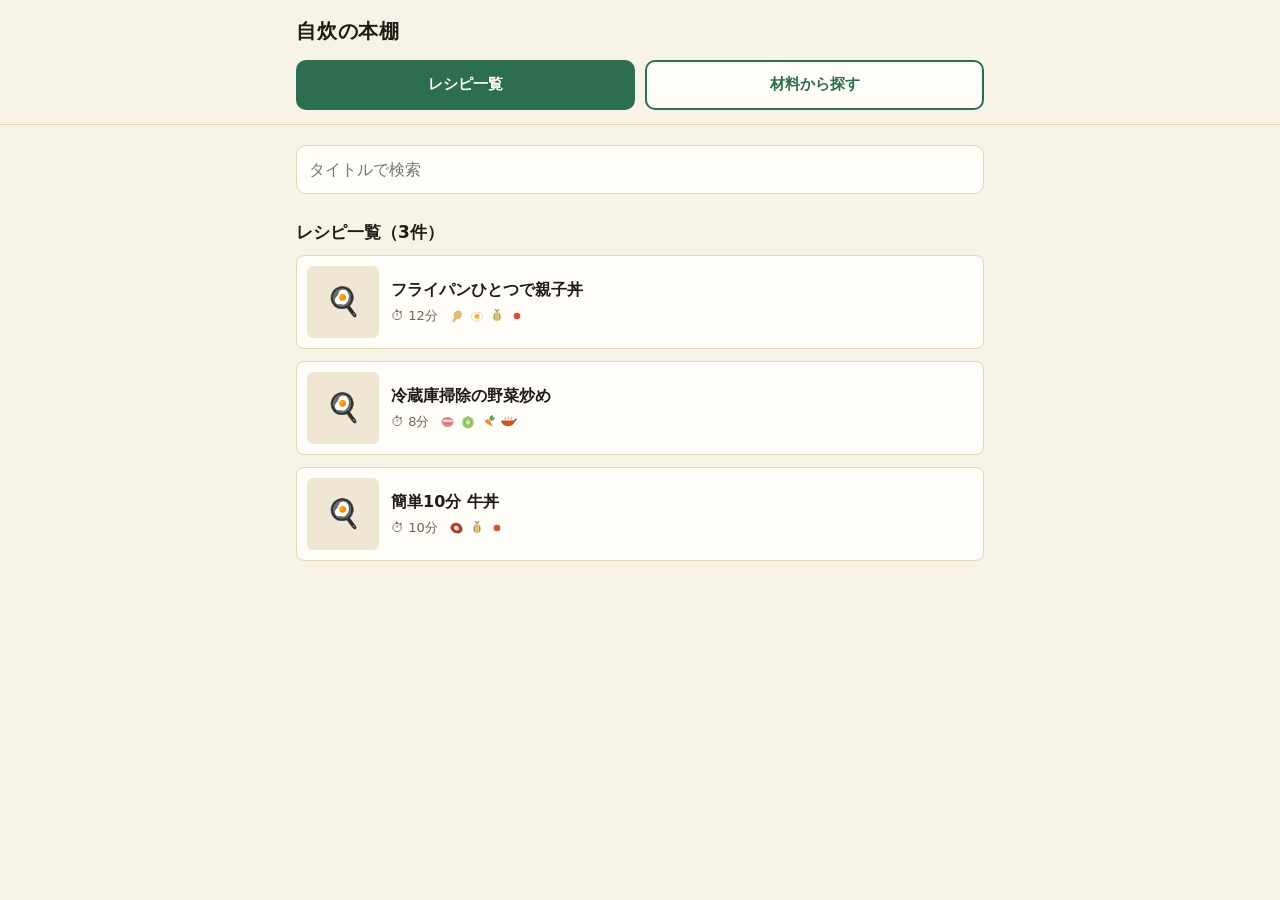
<file: public/index.html>
<!doctype html>
<html lang="ja">
<head>
<meta charset="utf-8">
<meta name="viewport" content="width=device-width, initial-scale=1">
<title>自炊の本棚</title>
<link rel="stylesheet" href="assets/app.css">
</head>
<body>
<header class="site-header">
  <div class="wrap">
    <p class="site-title"><a href="index.html">自炊の本棚</a></p>
    <nav class="site-nav">
      <a class="nav-btn is-current" href="index.html" aria-current="page">レシピ一覧</a>
      <a class="nav-btn" href="search.html">材料から探す</a>
    </nav>
  </div>
</header>

<main class="wrap">
  <label class="search">
    <span class="visually-hidden">タイトルで検索</span>
    <input type="search" id="search" placeholder="タイトルで検索" autocomplete="off">
  </label>

  <h2 id="list-heading">レシピ一覧</h2>
  <p id="status" class="status">読み込み中…</p>
  <ul id="card-list" class="card-list"></ul>
</main>

<script type="module" src="assets/app.js"></script>
</body>
</html>
</file>
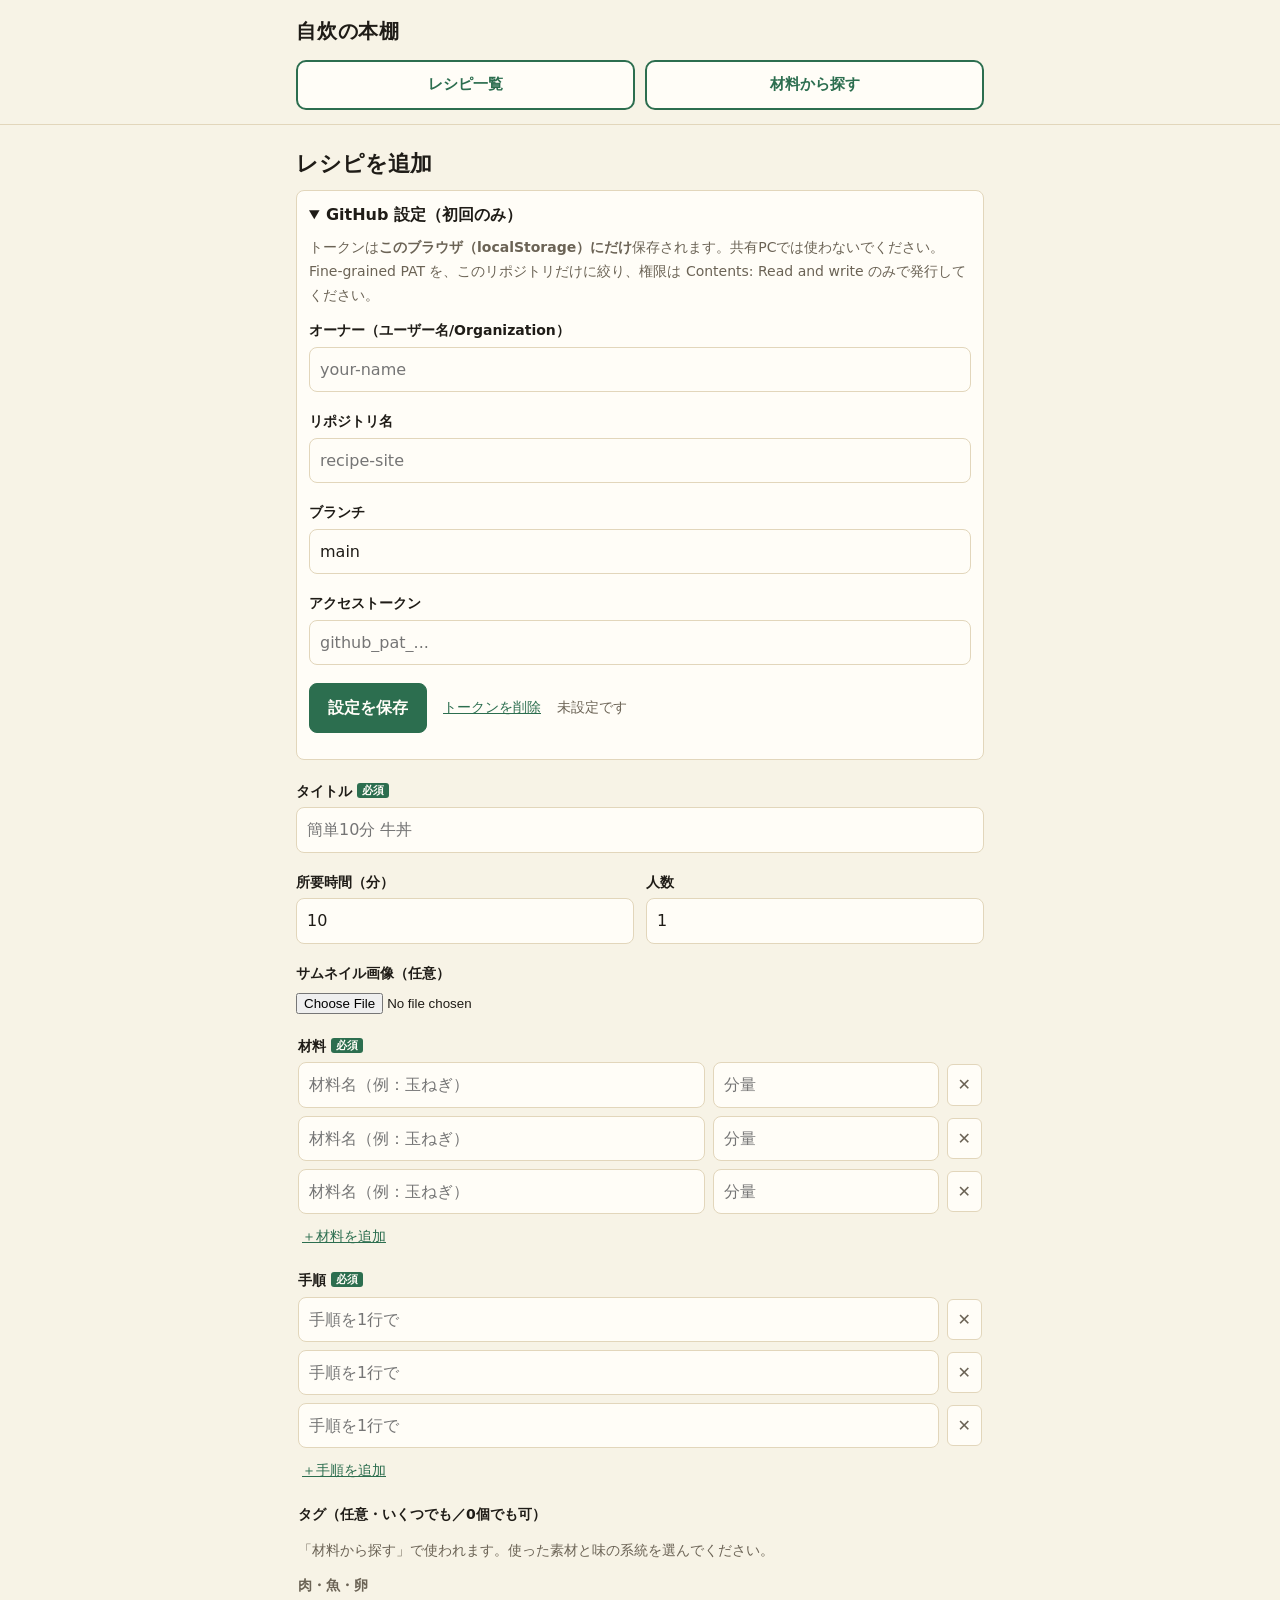
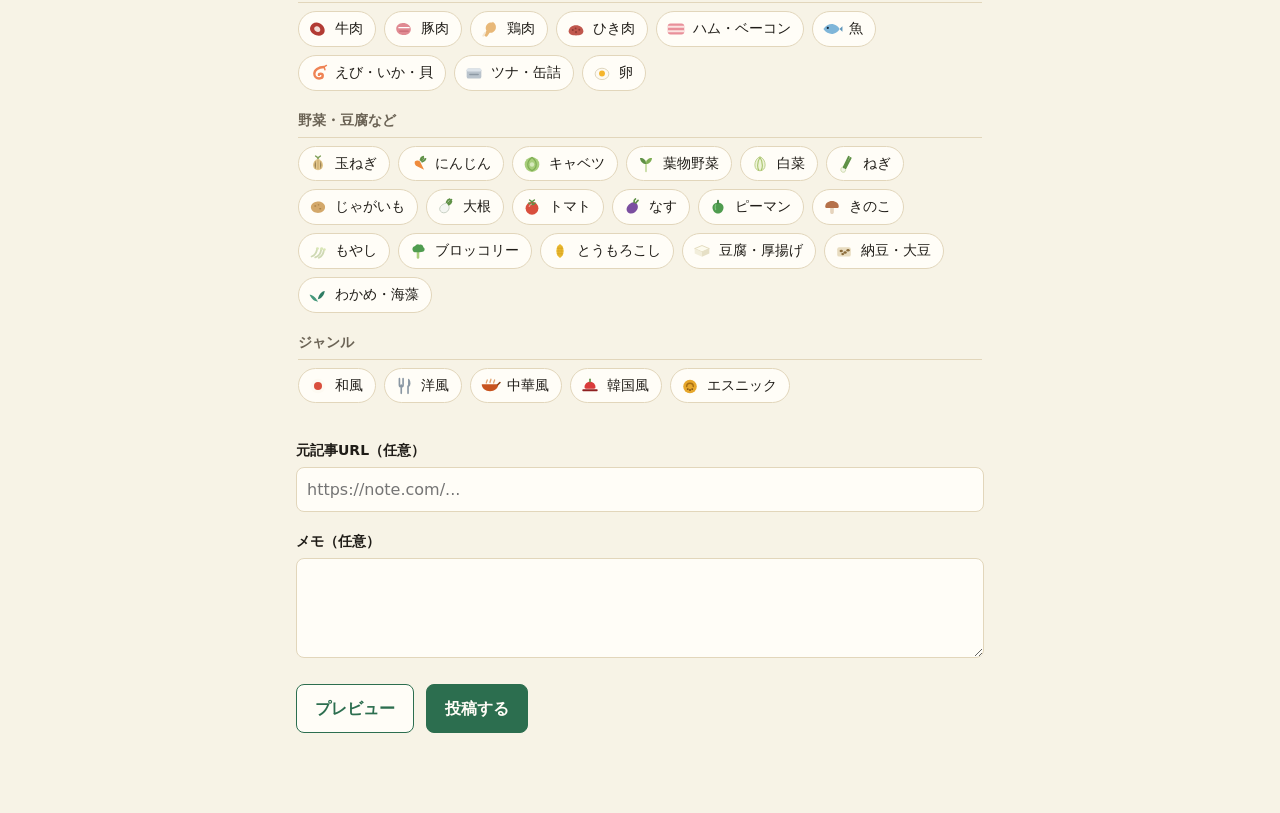
<file: public/add.html>
<!doctype html>
<html lang="ja">
<head>
<meta charset="utf-8">
<meta name="viewport" content="width=device-width, initial-scale=1">
<meta name="robots" content="noindex, nofollow">
<title>レシピを追加 | 自炊の本棚</title>
<link rel="stylesheet" href="assets/app.css">
</head>
<body>
<header class="site-header">
  <div class="wrap">
    <p class="site-title"><a href="index.html">自炊の本棚</a></p>
    <nav class="site-nav">
      <a class="nav-btn" href="index.html">レシピ一覧</a>
      <a class="nav-btn" href="search.html">材料から探す</a>
    </nav>
  </div>
</header>

<main class="wrap">
  <h1 class="detail-title">レシピを追加</h1>

  <details id="settings" class="settings">
    <summary>GitHub 設定（初回のみ）</summary>
    <p class="muted note">
      トークンは<strong>このブラウザ（localStorage）にだけ</strong>保存されます。共有PCでは使わないでください。
      Fine-grained PAT を、このリポジトリだけに絞り、権限は Contents: Read and write のみで発行してください。
    </p>
    <div class="field">
      <label for="cfg-owner">オーナー（ユーザー名/Organization）</label>
      <input id="cfg-owner" type="text" autocomplete="off" placeholder="your-name">
    </div>
    <div class="field">
      <label for="cfg-repo">リポジトリ名</label>
      <input id="cfg-repo" type="text" autocomplete="off" placeholder="recipe-site">
    </div>
    <div class="field">
      <label for="cfg-branch">ブランチ</label>
      <input id="cfg-branch" type="text" autocomplete="off" value="main">
    </div>
    <div class="field">
      <label for="cfg-token">アクセストークン</label>
      <input id="cfg-token" type="password" autocomplete="off" placeholder="github_pat_...">
    </div>
    <div class="row-actions">
      <button type="button" id="cfg-save" class="btn">設定を保存</button>
      <button type="button" id="cfg-clear" class="link-btn">トークンを削除</button>
      <span id="cfg-status" class="muted"></span>
    </div>
  </details>

  <form id="recipe-form" novalidate>
    <div class="field">
      <label for="f-title">タイトル <span class="req">必須</span></label>
      <input id="f-title" type="text" required placeholder="簡単10分 牛丼">
    </div>

    <div class="field-row">
      <div class="field">
        <label for="f-time">所要時間（分）</label>
        <input id="f-time" type="number" min="1" step="1" inputmode="numeric" value="10">
      </div>
      <div class="field">
        <label for="f-servings">人数</label>
        <input id="f-servings" type="number" min="1" step="1" inputmode="numeric" value="1">
      </div>
    </div>

    <div class="field">
      <label for="f-image">サムネイル画像（任意）</label>
      <input id="f-image" type="file" accept="image/*">
      <p id="image-info" class="muted"></p>
    </div>

    <fieldset class="field">
      <legend>材料 <span class="req">必須</span></legend>
      <div id="ing-rows"></div>
      <button type="button" id="add-ing" class="link-btn">＋材料を追加</button>
    </fieldset>

    <fieldset class="field">
      <legend>手順 <span class="req">必須</span></legend>
      <div id="step-rows"></div>
      <button type="button" id="add-step" class="link-btn">＋手順を追加</button>
    </fieldset>

    <fieldset class="field">
      <legend>タグ（任意・いくつでも／0個でも可）</legend>
      <p class="muted note">「材料から探す」で使われます。使った素材と味の系統を選んでください。</p>
      <div id="tag-groups"></div>
    </fieldset>

    <div class="field">
      <label for="f-source">元記事URL（任意）</label>
      <input id="f-source" type="url" inputmode="url" placeholder="https://note.com/...">
    </div>

    <div class="field">
      <label for="f-notes">メモ（任意）</label>
      <textarea id="f-notes" rows="3"></textarea>
    </div>

    <div class="row-actions">
      <button type="button" id="btn-preview" class="btn btn-plain">プレビュー</button>
      <button type="submit" id="btn-submit" class="btn">投稿する</button>
    </div>
  </form>

  <p id="form-error" class="form-error" hidden></p>

  <section id="progress-area" hidden>
    <h2>投稿の進捗</h2>
    <ol id="progress" class="progress"></ol>
    <div class="row-actions">
      <button type="button" id="btn-retry" class="btn" hidden>失敗したところから再実行</button>
    </div>
    <p id="result" class="result" hidden></p>
  </section>

  <section id="preview-area" hidden>
    <h2>プレビュー</h2>
    <article id="preview"></article>
  </section>
</main>

<script type="module" src="assets/add.js"></script>
</body>
</html>
</file>
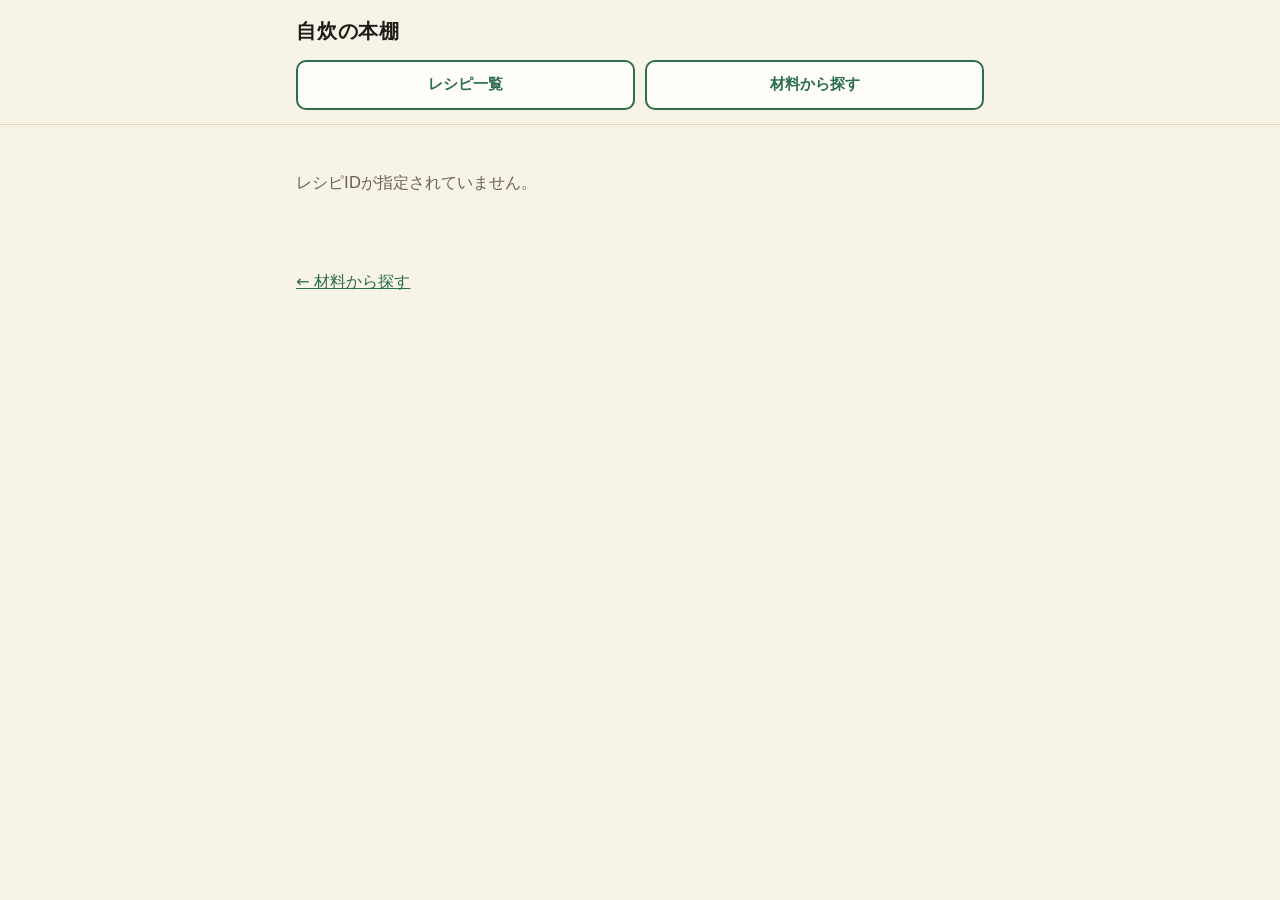
<file: public/recipe.html>
<!doctype html>
<html lang="ja">
<head>
<meta charset="utf-8">
<meta name="viewport" content="width=device-width, initial-scale=1">
<title>レシピ | 自炊の本棚</title>
<link rel="stylesheet" href="assets/app.css">
</head>
<body>
<header class="site-header">
  <div class="wrap">
    <p class="site-title"><a href="index.html">自炊の本棚</a></p>
    <nav class="site-nav">
      <a class="nav-btn" href="index.html">レシピ一覧</a>
      <a class="nav-btn" href="search.html">材料から探す</a>
    </nav>
  </div>
</header>

<main class="wrap">
  <p id="status" class="status">読み込み中…</p>
  <article id="recipe" hidden></article>
  <a class="back-link" href="search.html">← 材料から探す</a>
</main>

<script type="module" src="assets/recipe.js"></script>
</body>
</html>
</file>
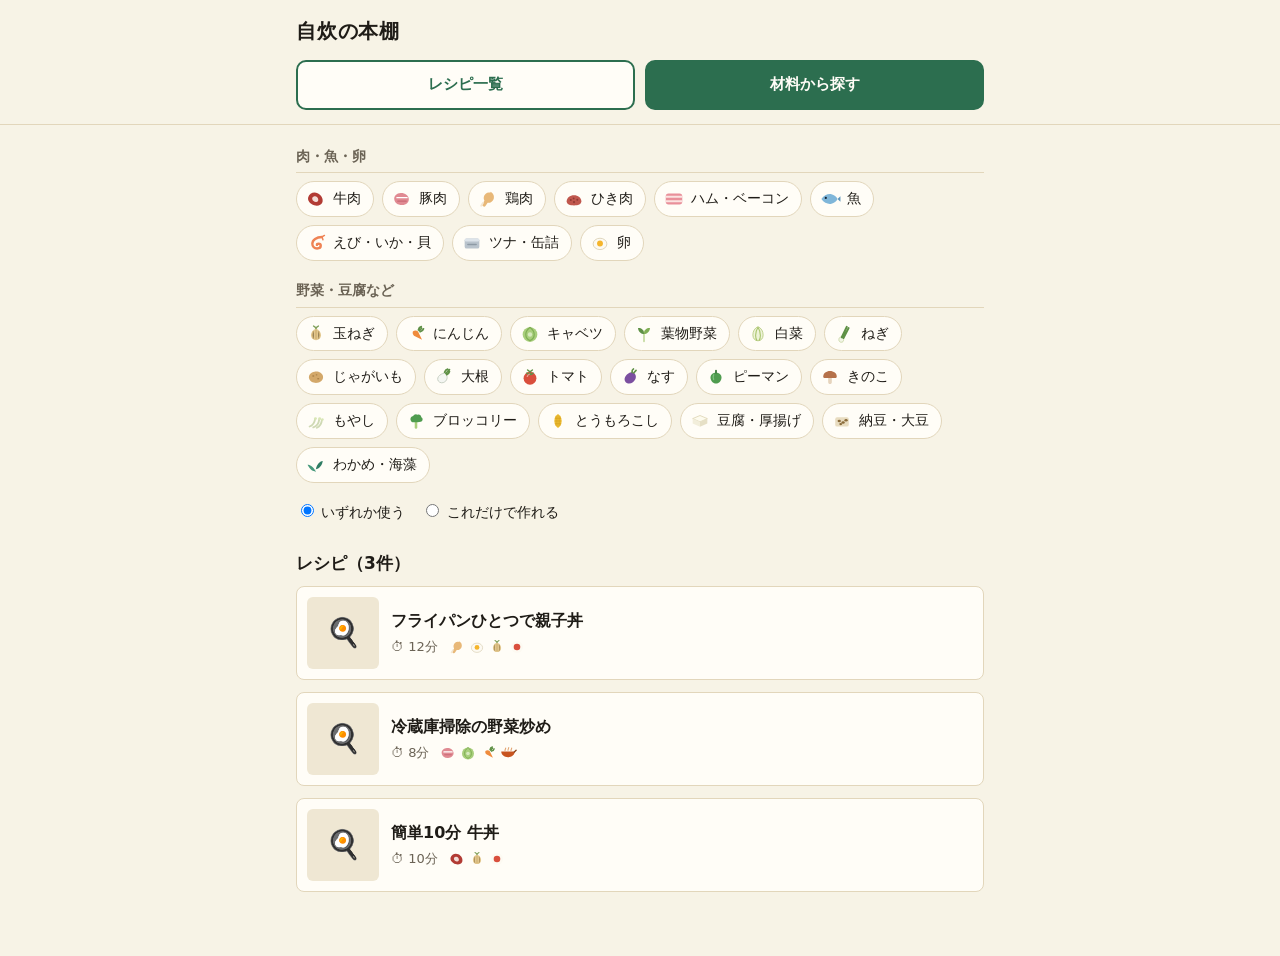
<file: public/search.html>
<!doctype html>
<html lang="ja">
<head>
<meta charset="utf-8">
<meta name="viewport" content="width=device-width, initial-scale=1">
<title>材料から探す | 自炊の本棚</title>
<link rel="stylesheet" href="assets/app.css">
</head>
<body>
<header class="site-header">
  <div class="wrap">
    <p class="site-title"><a href="index.html">自炊の本棚</a></p>
    <nav class="site-nav">
      <a class="nav-btn" href="index.html">レシピ一覧</a>
      <a class="nav-btn is-current" href="search.html" aria-current="page">材料から探す</a>
    </nav>
  </div>
</header>

<main class="wrap">
  <div id="selected-area" class="selected-area" hidden>
    <span class="muted">選択：</span>
    <span id="selected-chips"></span>
    <button type="button" id="clear-all" class="link-btn">全解除</button>
  </div>

  <div id="groups"></div>

  <div class="controls">
    <div class="modes" role="radiogroup" aria-label="絞り込み方">
      <label><input type="radio" name="mode" value="or" checked> いずれか使う</label>
      <label><input type="radio" name="mode" value="subset"> これだけで作れる</label>
    </div>
  </div>

  <h2 id="list-heading">レシピ</h2>
  <p id="status" class="status">読み込み中…</p>
  <ul id="card-list" class="card-list"></ul>
</main>

<script type="module" src="assets/search.js"></script>
</body>
</html>
</file>
<file: public/assets/app.css>
:root {
  /* note「1食15分の自炊ハック」のサムネイルから採った配色 */
  --bg: #f7f3e6;          /* サムネの地色（クリーム） */
  --surface: #fffdf7;     /* カード・入力欄。地色より少し明るい紙の色 */
  --fg: #1f1c17;          /* サムネの文字色（温かみのある黒） */
  --border: #e2d6bb;      /* サムネの細い枠線と同じ系統のタン */
  --border-strong: #d4bc8b;
  --muted: #6b6355;
  --accent: #2c6e4f;
  --accent-dark: #235741;
  --accent-weak: #e6ece4;
  --surface-warm: #efe7d3;  /* サムネ枠やタグの下地。地色より少し濃いクリーム */
}

* { box-sizing: border-box; }

body {
  margin: 0;
  font-family: system-ui, -apple-system, "Hiragino Kaku Gothic ProN", sans-serif;
  background: var(--bg);
  color: var(--fg);
  line-height: 1.7;
  font-size: 16px;
}

.wrap {
  max-width: 720px;
  margin: 0 auto;
  padding: 0 16px 64px;
}

/* ---- header ---- */
.site-header {
  border-bottom: 1px solid var(--border);
  margin-bottom: 20px;
}
.site-header .wrap {
  padding-top: 14px;
  padding-bottom: 14px;
}
.site-title {
  font-size: 20px;
  font-weight: 700;
  margin: 0 0 12px;
  letter-spacing: .04em;
}
.site-title a { color: var(--fg); text-decoration: none; }

.site-nav { display: flex; gap: 10px; }
.nav-btn {
  flex: 1;
  text-align: center;
  text-decoration: none;
  font-weight: 700;
  font-size: 15px;
  padding: 10px 12px;
  border-radius: 10px;
  border: 2px solid var(--accent);
  color: var(--accent);
  background: var(--surface);
}
.nav-btn:hover { background: var(--accent-weak); }
.nav-btn.is-current {
  background: var(--accent);
  color: var(--surface);
}
.nav-btn.is-current:hover { background: var(--accent-dark); }

/* ---- generic ---- */
h2 { font-size: 17px; margin: 24px 0 8px; }
.muted { color: var(--muted); font-size: 14px; }
.status { color: var(--muted); padding: 24px 0; }
.visually-hidden {
  position: absolute;
  width: 1px; height: 1px;
  overflow: hidden;
  clip: rect(0 0 0 0);
  white-space: nowrap;
}
.link-btn {
  background: none;
  border: none;
  color: var(--accent);
  font: inherit;
  font-size: 14px;
  cursor: pointer;
  padding: 2px 4px;
  text-decoration: underline;
}

/* ---- search box ---- */
.search { display: block; margin-bottom: 4px; }
.search input {
  width: 100%;
  font: inherit;
  padding: 10px 12px;
  border: 1px solid var(--border);
  border-radius: 10px;
  background: var(--surface);
  color: var(--fg);
}

/* ---- tag icons ---- */
.tag-icon { width: 100%; height: 100%; display: block; }
.tag-icon-wrap {
  display: inline-block;
  width: 22px;
  height: 22px;
  flex: 0 0 22px;
  vertical-align: middle;
}
.tag-icons {
  display: inline-flex;
  gap: 2px;
  align-items: center;
}
.tag-icons .tag-icon-wrap { width: 18px; height: 18px; flex-basis: 18px; }

/* ---- tag picker (search.html / add.html) ---- */
.tag-group { margin-bottom: 18px; }
.tag-group-title {
  font-size: 14px;
  font-weight: 700;
  color: var(--muted);
  margin: 0 0 8px;
  padding-bottom: 4px;
  border-bottom: 1px solid var(--border);
}
.chips { display: flex; flex-wrap: wrap; gap: 8px; }
.chip {
  display: inline-flex;
  align-items: center;
  gap: 6px;
  font: inherit;
  font-size: 14px;
  background: var(--surface);
  border: 1px solid var(--border);
  border-radius: 999px;
  padding: 5px 12px 5px 8px;
  cursor: pointer;
  color: var(--fg);
}
.chip[aria-pressed="true"] {
  background: var(--accent);
  border-color: var(--accent);
  color: var(--surface);
  font-weight: 700;
}

.selected-area {
  background: var(--accent-weak);
  border-radius: 8px;
  padding: 8px 10px;
  margin-bottom: 14px;
  font-size: 14px;
}
.selected-area .chip-remove {
  background: none;
  border: none;
  font: inherit;
  color: var(--accent);
  cursor: pointer;
  padding: 2px 4px;
  margin-right: 4px;
}
.controls {
  display: flex;
  gap: 8px 20px;
  flex-wrap: wrap;
  font-size: 14px;
  margin-bottom: 8px;
}
.modes { display: flex; gap: 16px; }
.controls label { cursor: pointer; }

/* ---- recipe cards ---- */
.card-list {
  list-style: none;
  margin: 0;
  padding: 0;
  display: grid;
  gap: 12px;
}
.card {
  display: flex;
  gap: 12px;
  align-items: center;
  background: var(--surface);
  border: 1px solid var(--border);
  border-radius: 8px;
  padding: 10px;
  text-decoration: none;
  color: inherit;
}
.card:hover { border-color: var(--accent); }
.card-thumb {
  width: 72px;
  height: 72px;
  flex: 0 0 72px;
  border-radius: 6px;
  object-fit: cover;
  background: var(--surface-warm);
}
.card-thumb-ph {
  display: flex;
  align-items: center;
  justify-content: center;
  font-size: 28px;
}
.card-body { min-width: 0; }
.card-title {
  font-weight: 700;
  margin: 0 0 2px;
  font-size: 16px;
}
.card-meta {
  font-size: 13px;
  color: var(--muted);
  display: flex;
  gap: 10px;
  flex-wrap: wrap;
  align-items: center;
}
.badge {
  display: inline-block;
  background: var(--accent-weak);
  color: var(--accent);
  border-radius: 999px;
  padding: 0 8px;
  font-size: 12px;
  font-weight: 700;
}

/* ---- detail ---- */
.detail-thumb {
  width: 100%;
  max-width: 100%;
  border-radius: 8px;
  margin-bottom: 12px;
}
.detail-title { font-size: 22px; margin: 8px 0; }
.detail-meta { display: flex; gap: 12px; flex-wrap: wrap; color: var(--muted); font-size: 14px; }

.tag-rows { margin: 12px 0 4px; display: grid; gap: 6px; }
.tag-row { display: flex; gap: 10px; align-items: baseline; flex-wrap: wrap; }
.tag-row-label {
  font-size: 12px;
  color: var(--muted);
  flex: 0 0 7.4em;
  white-space: nowrap;
}
.tag-row-items { display: flex; gap: 8px; flex-wrap: wrap; }
.tag-pill {
  display: inline-flex;
  align-items: center;
  gap: 5px;
  font-size: 14px;
  background: var(--surface-warm);
  border-radius: 999px;
  padding: 3px 12px 3px 8px;
}

table.ingredients { width: 100%; border-collapse: collapse; }
table.ingredients th,
table.ingredients td {
  text-align: left;
  border-bottom: 1px solid var(--border);
  padding: 8px 4px;
  font-weight: 400;
}
table.ingredients td.amount { text-align: right; color: var(--muted); white-space: nowrap; }
ol.steps { padding-left: 1.4em; margin: 0; }
ol.steps li { margin-bottom: 8px; }
.back-link { display: inline-block; margin-top: 32px; color: var(--accent); }

/* ---- form (add.html) ---- */
.settings {
  background: var(--surface);
  border: 1px solid var(--border);
  border-radius: 8px;
  padding: 10px 12px;
  margin-bottom: 20px;
}
.settings summary { cursor: pointer; font-weight: 700; }
.note { margin: 8px 0 12px; }
.field { margin-bottom: 18px; border: none; padding: 0; }
.field > label,
.field > legend {
  display: block;
  font-size: 14px;
  font-weight: 700;
  margin-bottom: 4px;
  padding: 0;
}
.field input[type="text"],
.field input[type="url"],
.field input[type="password"],
.field input[type="number"],
.field textarea {
  width: 100%;
  font: inherit;
  padding: 8px 10px;
  border: 1px solid var(--border);
  border-radius: 8px;
  background: var(--surface);
  color: var(--fg);
}
.field-row { display: flex; gap: 12px; }
.field-row .field { flex: 1; }
.req {
  font-size: 11px;
  color: var(--surface);
  background: var(--accent);
  border-radius: 3px;
  padding: 1px 5px;
  vertical-align: 2px;
}
.dyn-row { display: flex; gap: 8px; margin-bottom: 8px; align-items: center; }
.dyn-row input { flex: 1; min-width: 0; }
.dyn-row input.amount-input { flex: 0 0 33%; }
.row-remove {
  flex: 0 0 auto;
  border: 1px solid var(--border);
  background: var(--surface);
  border-radius: 6px;
  font: inherit;
  color: var(--muted);
  cursor: pointer;
  padding: 6px 10px;
}
.row-actions { display: flex; gap: 12px; align-items: center; flex-wrap: wrap; margin: 16px 0; }
.btn {
  font: inherit;
  font-weight: 700;
  background: var(--accent);
  color: var(--surface);
  border: 1px solid var(--accent);
  border-radius: 8px;
  padding: 10px 18px;
  cursor: pointer;
}
.btn[disabled] { opacity: .5; cursor: progress; }
.btn-plain { background: var(--surface); color: var(--accent); }
.form-error {
  color: #a33;
  border: 1px solid #a33;
  border-radius: 8px;
  padding: 10px 12px;
  white-space: pre-wrap;
}
.progress { padding-left: 1.4em; }
.progress li { margin-bottom: 4px; }
.progress li.done::marker { content: "✅ "; }
.progress li.fail::marker { content: "❌ "; }
.progress li.doing::marker { content: "⏳ "; }
.progress li .detail { color: var(--muted); font-size: 13px; word-break: break-all; }
.result {
  background: var(--accent-weak);
  border-radius: 8px;
  padding: 12px;
}
</file>
